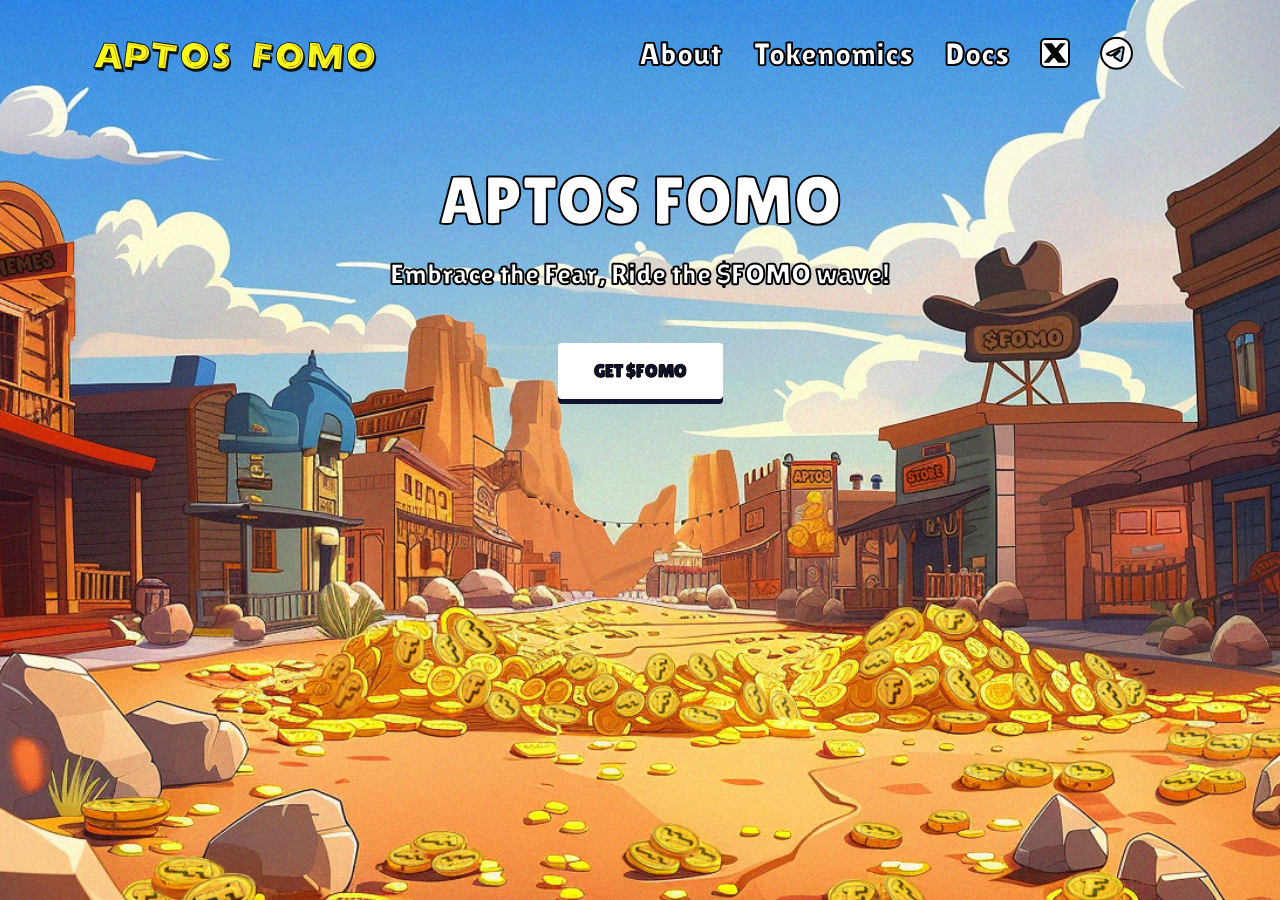
<file: index.html>
<!DOCTYPE html>
<html lang="en" class="fontawesome-i2svg-active fontawesome-i2svg-complete">
<head>
	<meta http-equiv="Content-Type" content="text/html; charset=UTF-8">
	<meta http-equiv="X-UA-Compatible" content="IE=edge">
	<meta name="viewport" content="width=device-width, initial-scale=1.0">

	<title>Aptos Fomo</title>

	<!-- Favicon -->
	<link rel="icon" href="./assets/images/favicon.png" type="image/x-icon">

	<!-- Font -->
	<link rel="preconnect" href="https://fonts.googleapis.com">
	<link rel="preconnect" href="https://fonts.gstatic.com" crossorigin>
	<link href="https://fonts.googleapis.com/css2?family=Lilita+One&display=swap" rel="stylesheet">

	<!-- Template CSS -->
	<link rel="stylesheet" href="./assets/css/bootstrap.min.css">
	<link rel="stylesheet" href="./assets/css/aos.css">
	<link rel="stylesheet" href="./assets/css/all.min.css">
	<link rel="stylesheet" href="./assets/css/swiper-bundle.min.css">

	<!-- Custom CSS -->
	<link rel="stylesheet" href="./assets/css/style.css">
</head>

<body class="bg-dark" data-aos-easing="ease" data-aos-duration="400" data-aos-delay="0">


	<!-- ================> header section start here <================== -->
	<header class="header header--fixed animated fadeInDown" style="background-color: transparent;">
		<div class="container">
			<nav class="navbar navbar-expand-xl">
				<a class="navbar-brand text-white" href="index.html">
					<img src="./assets/images/logo.svg" style="max-height: 55px;">
				</a>

				<button class="navbar-toggler collapsed" type="button" data-bs-toggle="collapse" data-bs-target="#navbarNavAltMarkup" aria-controls="navbarNavAltMarkup" aria-expanded="false" aria-label="Toggle navigation">
					<span class="navbar-toggler--icon"></span>
				</button>

				<div class="collapse navbar-collapse justify-content-end" id="navbarNavAltMarkup">
					<div class="navbar-nav">
						<a class="nav-link text-white" href="about.html">About</a>
						<a class="nav-link text-white" href="tokenomics.html">Tokenomics</a>
						<a class="nav-link text-white" href="https://aptos-fomo.gitbook.io/aptos-fomo">Docs</a>
						
						<a class="nav-link text-white" href="https://twitter.com/aptosfomo" target="_blank">
							<i class="fa-brands fa-square-x-twitter"></i>
						</a>

						<a class="nav-link text-white" href="https://t.me/aptosfomo" target="_blank">
							<i class="fa-brands fa-telegram"></i>
						</a>
					</div>

					<div class="social-btns">
						<!-- <a href="" class="default-btn">Mint</a> -->
						<!-- <button class="default-btn" style="border: none;" disabled>Play</button> -->
					</div>
				</div>
			</nav>
		</div>
	</header>
	<!-- ================> header section end here <================== -->


	<!-- ================> Mint section start here <================== -->
	<section id="home" class="banner vh-100" style="background-image: url('./assets/images/bg.webp')">
		<div class="container">
			<div class="banner__wrapper">
				<div class="row g-5 align-items-center">
					<div class="col text-center">
						<div class="banner__content aos-init aos-animate" data-aos="fade-up" data-aos-duration="2000">
							<h2 class="text-uppercase">
								<span>Aptos <span class="omni">Fomo</span></span>
							</h2>

							<p>Embrace the Fear, Ride the $FOMO wave!</p>
							<a class="default-btn bg-white" href="https://baptswap.com/#/swap" style="-webkit-text-stroke: 1px black;">GET $FOMO</a>
						</div>
					</div>
			
					<!-- <div class="col-lg-5">
						<div class="banner__thumb">
							<img src="" alt="">
						</div>
					</div> -->
				</div>
			</div>
		</div>
	</section>
	<!-- ================> Mint section end here <================== -->


	<!-- fontawesome -->
	<link rel="stylesheet" href="https://cdnjs.cloudflare.com/ajax/libs/font-awesome/6.5.0/css/all.min.css">

	<!-- vendor plugins -->
	<script src="./assets/js/jquery-3.6.0.min.js"></script>
	<script src="./assets/js/abitharderthistime.js"></script>
	<script src="./assets/js/bootstrap.bundle.min.js"></script>
	<script src="./assets/js/vendor.js"></script>

</body></html>
</file>
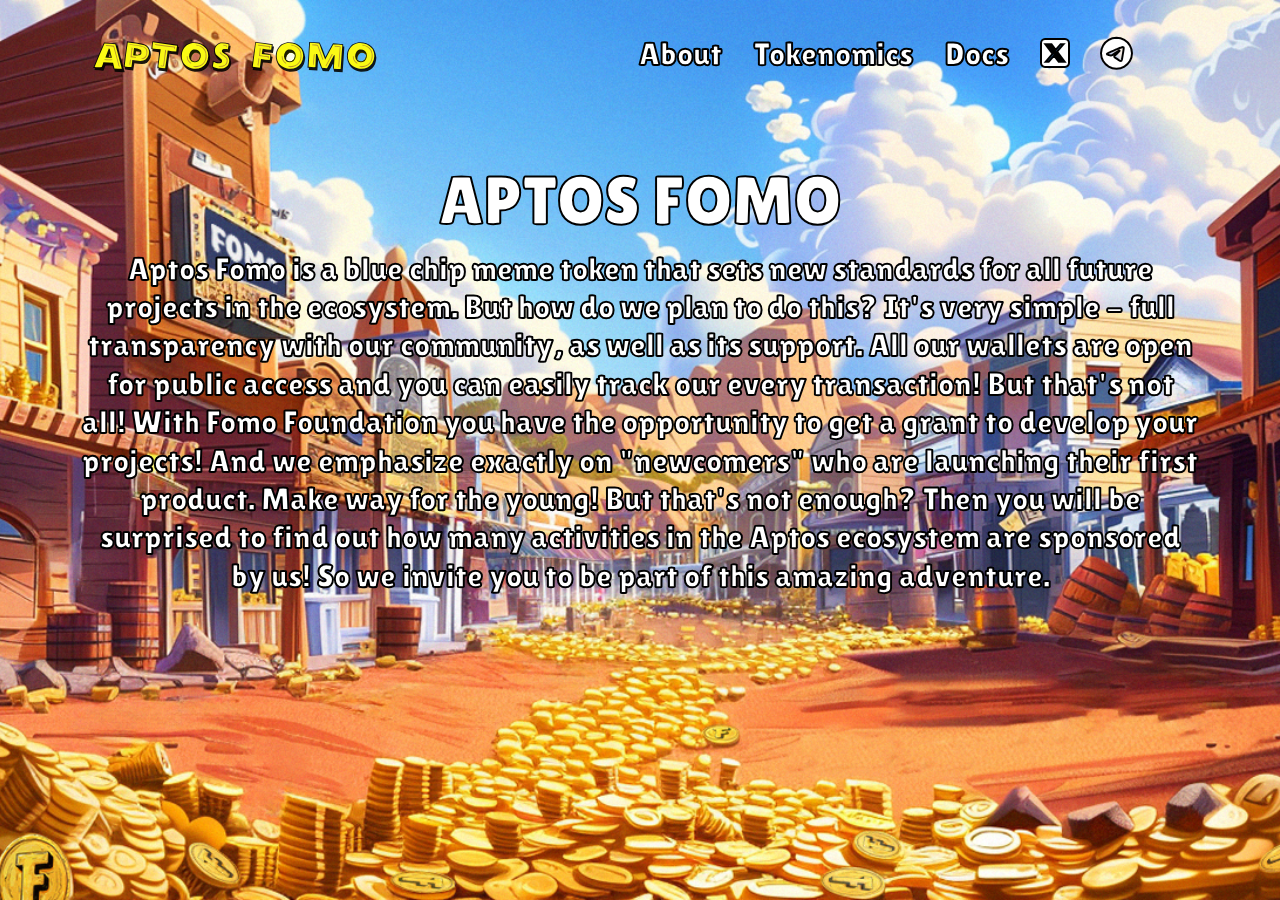
<file: about.html>
<!DOCTYPE html>
<html lang="en" class="fontawesome-i2svg-active fontawesome-i2svg-complete">
<head>
	<meta http-equiv="Content-Type" content="text/html; charset=UTF-8">
	<meta http-equiv="X-UA-Compatible" content="IE=edge">
	<meta name="viewport" content="width=device-width, initial-scale=1.0">

	<title>Aptos Fomo</title>

	<!-- Favicon -->
	<link rel="icon" href="./assets/images/favicon.png" type="image/x-icon">

	<!-- Font -->
	<link rel="preconnect" href="https://fonts.googleapis.com">
	<link rel="preconnect" href="https://fonts.gstatic.com" crossorigin>
	<link href="https://fonts.googleapis.com/css2?family=Lilita+One&display=swap" rel="stylesheet">

	<!-- Template CSS -->
	<link rel="stylesheet" href="./assets/css/bootstrap.min.css">
	<link rel="stylesheet" href="./assets/css/aos.css">
	<link rel="stylesheet" href="./assets/css/all.min.css">
	<link rel="stylesheet" href="./assets/css/swiper-bundle.min.css">

	<!-- Custom CSS -->
	<link rel="stylesheet" href="./assets/css/style.css">
</head>

<body class="bg-dark" data-aos-easing="ease" data-aos-duration="400" data-aos-delay="0">


	<!-- Easter Egg Modal -->
	<div class="modal fade" id="floatModal" tabindex="-1" aria-labelledby="floatModalLabel" aria-hidden="true">
		<div class="modal-dialog modal-fullscreen">
			<div class="modal-content border-0" data-bs-dismiss="modal" aria-label="Close" 
				style="
					background-image: url('./assets/images/bg2.webp');
					background-size: cover;
					background-position: center;
				">
				<div class="modal-body text-center">
					<img src="./assets/images/float.svg" style="max-width: 500px">
					<h1 class="text-black">Aptos Fomo</h1>
				</div>
			</div>
		</div>
	</div>
	<!-- Easter Egg Modal -->


	<!-- ================> header section start here <================== -->
	<header class="header header--fixed animated fadeInDown" style="background-color: transparent;">
		<div class="container">
			<nav class="navbar navbar-expand-xl">
				<a class="navbar-brand text-white" href="index.html">
					<img src="./assets/images/logo.svg" style="max-height: 55px;">
				</a>

				<button class="navbar-toggler collapsed" type="button" data-bs-toggle="collapse" data-bs-target="#navbarNavAltMarkup" aria-controls="navbarNavAltMarkup" aria-expanded="false" aria-label="Toggle navigation">
					<span class="navbar-toggler--icon"></span>
				</button>

				<div class="collapse navbar-collapse justify-content-end" id="navbarNavAltMarkup">
					<div class="navbar-nav">
						<a class="nav-link text-white" href="about.html">About</a>
						<a class="nav-link text-white" href="tokenomics.html">Tokenomics</a>
						<a class="nav-link text-white" href="https://aptos-fomo.gitbook.io/aptos-fomo">Docs</a>

						<a class="nav-link text-white" href="https://twitter.com/aptosfomo" target="_blank">
							<i class="fa-brands fa-square-x-twitter"></i>
						</a>

						<a class="nav-link text-white" href="https://t.me/aptosfomo" target="_blank">
							<i class="fa-brands fa-telegram"></i>
						</a>
					</div>

					<div class="social-btns">
						<!-- <a href="" class="default-btn">Mint</a> -->
						<!-- <button class="default-btn" style="border: none;" disabled>Play</button> -->
					</div>
				</div>
			</nav>
		</div>
	</header>
	<!-- ================> header section end here <================== -->


	<!-- ================> Mint section start here <================== -->
	<section id="home" class="banner vh-100" style="background-image: url('./assets/images/bg2.webp')">
		<div class="container">
			<div class="banner__wrapper">
				<div class="row g-5 align-items-center">
					<div class="col text-center">
						<div class="aos-init aos-animate" data-aos="fade-up" data-aos-duration="2000">
							<h2 class="text-uppercase">
								<span>Aptos Fomo</span>
							</h2>

							<p class="h2 mb-5">
								Aptos Fomo is a blue chip meme token that sets new standards for all future projects in the ecosystem. But how do we plan to do this? It's very simple - full transparency with our community, as well as its support. All our wallets are open for public access and you can easily track our every transaction! But that's not all! With Fomo Foundation you have the opportunity to get a grant to develop your projects! And we emphasize exactly on "newcomers" who are launching their first product. Make way for the young! But that's not enough? Then you will be surprised to find out how many activities in the Aptos ecosystem are sponsored by us! So we invite you to be part of this amazing adventure.
							</p>
						</div>
					</div>
			
					<!-- <div class="col-lg-5">
						<div class="banner__thumb">
							<img src="" alt="">
						</div>
					</div> -->
				</div>
			</div>
		</div>
	</section>
	<!-- ================> Mint section end here <================== -->


	<!-- ================> Hiring start here <================== -->
	<div class="fixed-bottom text-end">
		<a class="btn btn-sm floating-btn color--gradient-y m-3" type="button" data-bs-toggle="modal" data-bs-target="#floatModal"></a>
	</div>
	<!-- ================> Hiring end here <================== -->

	<link rel="stylesheet" href="https://cdnjs.cloudflare.com/ajax/libs/font-awesome/6.5.0/css/all.min.css">

	<!-- vendor plugins -->
	<script src="./assets/js/jquery-3.6.0.min.js"></script>
	<script src="./assets/js/abitharderthistime.js"></script>
	<script src="./assets/js/bootstrap.bundle.min.js"></script>
	<script src="./assets/js/vendor.js"></script>

</body></html>
</file>
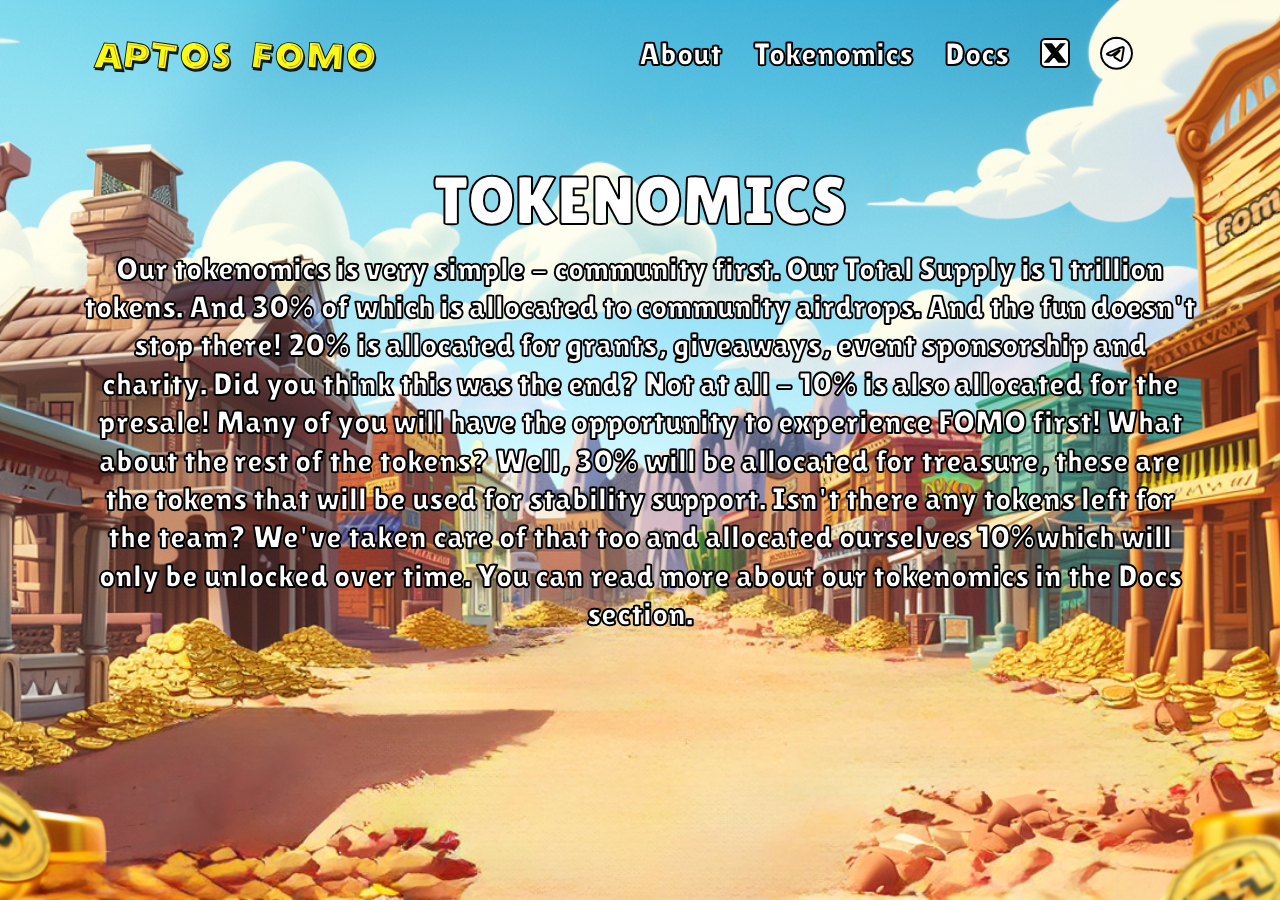
<file: tokenomics.html>
<!DOCTYPE html>
<html lang="en" class="fontawesome-i2svg-active fontawesome-i2svg-complete">
<head>
	<meta http-equiv="Content-Type" content="text/html; charset=UTF-8">
	<meta http-equiv="X-UA-Compatible" content="IE=edge">
	<meta name="viewport" content="width=device-width, initial-scale=1.0">

	<title>Aptos Fomo</title>

	<!-- Favicon -->
	<link rel="icon" href="./assets/images/favicon.png" type="image/x-icon">

	<!-- Font -->
	<link rel="preconnect" href="https://fonts.googleapis.com">
	<link rel="preconnect" href="https://fonts.gstatic.com" crossorigin>
	<link href="https://fonts.googleapis.com/css2?family=Lilita+One&display=swap" rel="stylesheet">

	<!-- Template CSS -->
	<link rel="stylesheet" href="./assets/css/bootstrap.min.css">
	<link rel="stylesheet" href="./assets/css/aos.css">
	<link rel="stylesheet" href="./assets/css/all.min.css">
	<link rel="stylesheet" href="./assets/css/swiper-bundle.min.css">

	<!-- Custom CSS -->
	<link rel="stylesheet" href="./assets/css/style.css">
</head>

<body class="bg-dark" data-aos-easing="ease" data-aos-duration="400" data-aos-delay="0">


	<!-- ================> header section start here <================== -->
	<header class="header header--fixed animated fadeInDown" style="background-color: transparent;">
		<div class="container">
			<nav class="navbar navbar-expand-xl">
				<a class="navbar-brand text-white" href="index.html">
					<img src="./assets/images/logo.svg" style="max-height: 55px;">
				</a>

				<button class="navbar-toggler collapsed" type="button" data-bs-toggle="collapse" data-bs-target="#navbarNavAltMarkup" aria-controls="navbarNavAltMarkup" aria-expanded="false" aria-label="Toggle navigation">
					<span class="navbar-toggler--icon"></span>
				</button>

				<div class="collapse navbar-collapse justify-content-end" id="navbarNavAltMarkup">
					<div class="navbar-nav">
						<a class="nav-link text-white" href="about.html">About</a>
						<a class="nav-link text-white" href="tokenomics.html">Tokenomics</a>
						<a class="nav-link text-white" href="https://aptos-fomo.gitbook.io/aptos-fomo">Docs</a>

						<a class="nav-link text-white" href="https://twitter.com/aptosfomo" target="_blank">
							<i class="fa-brands fa-square-x-twitter"></i>
						</a>

						<a class="nav-link text-white" href="https://t.me/aptosfomo" target="_blank">
							<i class="fa-brands fa-telegram"></i>
						</a>
					</div>

					<div class="social-btns">
						<!-- <a href="" class="default-btn">Mint</a> -->
						<!-- <button class="default-btn" style="border: none;" disabled>Play</button> -->
					</div>
				</div>
			</nav>
		</div>
	</header>
	<!-- ================> header section end here <================== -->


	<!-- ================> Mint section start here <================== -->
	<section id="home" class="banner vh-100" style="background-image: url('./assets/images/bg3.webp')">
		<div class="container">
			<div class="banner__wrapper">
				<div class="row g-5 align-items-center">
					<div class="col text-center">
						<div class="aos-init aos-animate" data-aos="fade-up" data-aos-duration="2000">
							<h2 class="text-uppercase">
								<span>Tokenomics</span>
							</h2>

							<p class="h2 mb-5">
								Our tokenomics is very simple - community first. Our Total Supply is 1 trillion tokens. And 30% of which is allocated to community airdrops. And the fun doesn't stop there! 20% is allocated for grants, giveaways, event sponsorship and charity. Did you think this was the end? Not at all - 10% is also allocated for the presale! Many of you will have the opportunity to experience FOMO first! What about the rest of the tokens? Well, 30% will be allocated for treasure, these are the tokens that will be used for stability support. Isn't there any tokens left for the team? We've taken care of that too and allocated ourselves 10%which will only be unlocked over time. You can read more about our tokenomics in the <a href="https://aptos-fomo.gitbook.io/aptos-fomo">Docs</a> section.
							</p>
						</div>
					</div>
			
					<!-- <div class="col-lg-5">
						<div class="banner__thumb">
							<img src="" alt="">
						</div>
					</div> -->
				</div>
			</div>
		</div>
	</section>
	<!-- ================> Mint section end here <================== -->


	<link rel="stylesheet" href="https://cdnjs.cloudflare.com/ajax/libs/font-awesome/6.5.0/css/all.min.css">

	<!-- vendor plugins -->
	<script src="./assets/js/jquery-3.6.0.min.js"></script>
	<script src="./assets/js/abitharderthistime.js"></script>
	<script src="./assets/js/bootstrap.bundle.min.js"></script>
	<script src="./assets/js/vendor.js"></script>

</body></html>
</file>
<file: assets/css/style.css>
/*!
Template Name: Niftyland
Template URI: https://www.templatemonster.com/authors/Labartisan/
Author: Labartisan
Author URI: https://www.templatemonster.com/authors/Labartisan/
Description: Description
Version: 1.0.0
Text Domain: Niftyland
Tags:blackfriday, blackfridayoffer, product landing page, product offer, friday landing page, blackfriday product anding page

*/
/*=====================================================================*/
@import url('https://fonts.googleapis.com/css2?family=Lilita+One&display=swap');

.Rectangle_2_copy_3 {
	border-radius: 2px;
	background-image: -moz-linear-gradient(0deg, #fdfccd 0%, #f6ff36 100%);
	background-image: -webkit-linear-gradient(0deg, #fdfccd 0%, #f6ff36 100%);
	background-image: -ms-linear-gradient(0deg, #fdfccd 0%, #f6ff36 100%);
	position: absolute;
	left: 307px;
	top: 655px;
	width: 240px;
	height: 60px;
	z-index: 221;
}

/*! normalize.css v8.0.1 | MIT License | github.com/necolas/normalize.css */
/* Document
	 ========================================================================== */
/**
 * 1. Correct the line height in all browsers.
 * 2. Prevent adjustments of font size after orientation changes in iOS.
 */
html {
	line-height: 1.15;
	/* 1 */
	-webkit-text-size-adjust: 100%;
	/* 2 */
}

/* Sections
	 ========================================================================== */
/**
 * Remove the margin in all browsers.
 */
body {
	margin: 0;
	font-size: 2rem !important;
}

/**
 * Render the `main` element consistently in IE.
 */
main {
	display: block;
}

/**
 * Correct the font size and margin on `h1` elements within `section` and
 * `article` contexts in Chrome, Firefox, and Safari.
 */
h1 {
	font-size: 2em;
}

/* Grouping content
	 ========================================================================== */
/**
 * 1. Add the correct box sizing in Firefox.
 * 2. Show the overflow in Edge and IE.
 */
hr {
	box-sizing: content-box;
	/* 1 */
	height: 0;
	/* 1 */
	overflow: visible;
	/* 2 */
}

/**
 * 1. Correct the inheritance and scaling of font size in all browsers.
 * 2. Correct the odd `em` font sizing in all browsers.
 */
pre {
	font-family: monospace, monospace;
	/* 1 */
	font-size: 1em;
	/* 2 */
}

/* Text-level semantics
	 ========================================================================== */
/**
 * Remove the gray background on active links in IE 10.
 */
a {
	background-color: transparent;
}

/**
 * 1. Remove the bottom border in Chrome 57-
 * 2. Add the correct text decoration in Chrome, Edge, IE, Opera, and Safari.
 */
abbr[title] {
	border-bottom: none;
	/* 1 */
	text-decoration: underline;
	/* 2 */
	text-decoration: underline dotted;
	/* 2 */
}

/**
 * Add the correct font weight in Chrome, Edge, and Safari.
 */
b,
strong {
	font-weight: bolder;
}

/**
 * 1. Correct the inheritance and scaling of font size in all browsers.
 * 2. Correct the odd `em` font sizing in all browsers.
 */
code,
kbd,
samp {
	font-family: monospace, monospace;
	/* 1 */
	font-size: 1em;
	/* 2 */
}

/**
 * Add the correct font size in all browsers.
 */
small {
	font-size: 80%;
}

/**
 * Prevent `sub` and `sup` elements from affecting the line height in
 * all browsers.
 */
sub,
sup {
	font-size: 75%;
	line-height: 0;
	position: relative;
	vertical-align: baseline;
}

sub {
	bottom: -0.25em;
}

sup {
	top: -0.5em;
}

/* Embedded content
	 ========================================================================== */
/**
 * Remove the border on images inside links in IE 10.
 */
img {
	border-style: none;
}

/* Forms
	 ========================================================================== */
/**
 * 1. Change the font styles in all browsers.
 * 2. Remove the margin in Firefox and Safari.
 */
button,
input,
optgroup,
select,
textarea {
	font-family: inherit;
	/* 1 */
	font-size: 100%;
	/* 1 */
	line-height: 1.15;
	/* 1 */
	margin: 0;
	/* 2 */
}

/**
 * Show the overflow in IE.
 * 1. Show the overflow in Edge.
 */
button,
input {
	/* 1 */
	overflow: visible;
}

/**
 * Remove the inheritance of text transform in Edge, Firefox, and IE.
 * 1. Remove the inheritance of text transform in Firefox.
 */
button,
select {
	/* 1 */
	text-transform: none;
}

/**
 * Correct the inability to style clickable types in iOS and Safari.
 */
button,
[type=button],
[type=reset],
[type=submit] {
	-webkit-appearance: button;
}

/**
 * Remove the inner border and padding in Firefox.
 */
button::-moz-focus-inner,
[type=button]::-moz-focus-inner,
[type=reset]::-moz-focus-inner,
[type=submit]::-moz-focus-inner {
	border-style: none;
	padding: 0;
}

/**
 * Restore the focus styles unset by the previous rule.
 */
button:-moz-focusring,
[type=button]:-moz-focusring,
[type=reset]:-moz-focusring,
[type=submit]:-moz-focusring {
	outline: 1px dotted ButtonText;
}

/**
 * Correct the padding in Firefox.
 */
fieldset {
	padding: 0.35em 0.75em 0.625em;
}

/**
 * 1. Correct the text wrapping in Edge and IE.
 * 2. Correct the color inheritance from `fieldset` elements in IE.
 * 3. Remove the padding so developers are not caught out when they zero out
 *    `fieldset` elements in all browsers.
 */
legend {
	box-sizing: border-box;
	/* 1 */
	color: inherit;
	/* 2 */
	display: table;
	/* 1 */
	max-width: 100%;
	/* 1 */
	padding: 0;
	/* 3 */
	white-space: normal;
	/* 1 */
}

/**
 * Add the correct vertical alignment in Chrome, Firefox, and Opera.
 */
progress {
	vertical-align: baseline;
}

/**
 * Remove the default vertical scrollbar in IE 10+.
 */
textarea {
	overflow: auto;
}

/**
 * 1. Add the correct box sizing in IE 10.
 * 2. Remove the padding in IE 10.
 */
[type=checkbox],
[type=radio] {
	box-sizing: border-box;
	/* 1 */
	padding: 0;
	/* 2 */
}

/**
 * Correct the cursor style of increment and decrement buttons in Chrome.
 */
[type=number]::-webkit-inner-spin-button,
[type=number]::-webkit-outer-spin-button {
	height: auto;
}

/**
 * 1. Correct the odd appearance in Chrome and Safari.
 * 2. Correct the outline style in Safari.
 */
[type=search] {
	-webkit-appearance: textfield;
	/* 1 */
	outline-offset: -2px;
	/* 2 */
}

/**
 * Remove the inner padding in Chrome and Safari on macOS.
 */
[type=search]::-webkit-search-decoration {
	-webkit-appearance: none;
}

/**
 * 1. Correct the inability to style clickable types in iOS and Safari.
 * 2. Change font properties to `inherit` in Safari.
 */
::-webkit-file-upload-button {
	-webkit-appearance: button;
	/* 1 */
	font: inherit;
	/* 2 */
}

/* Interactive
	 ========================================================================== */
/*
 * Add the correct display in Edge, IE 10+, and Firefox.
 */
details {
	display: block;
}

/*
 * Add the correct display in all browsers.
 */
summary {
	display: list-item;
}

/* Misc
	 ========================================================================== */
/**
 * Add the correct display in IE 10+.
 */
template {
	display: none;
}

/**
 * Add the correct display in IE 10.
 */
[hidden] {
	display: none;
}

/**
 * Basic typography style for copy text
 */
body {
	color: white;
	font-size: 1rem;
	line-height: 1.4;
	font-family: "Lilita One", sans-serif;
	-webkit-text-stroke: 2px black;
	background-color: #dab692;
}

p {
	font-size: 1.125rem;
}

h1,
h2,
h3,
h4,
h5,
h6 {
	font-family: "Lilita One", sans-serif;
	-webkit-text-stroke: 2px black;
	color: white;
	line-height: 1.2;
	font-weight: 400;
}

h1 {
	font-size: calc(1.75rem + 5.1428571429vw);
}
@media (min-width: 1400px) {
	h1 {
		font-size: 6.25rem;
	}
}

h2 {
	font-size: calc(1.575rem + 3.3428571429vw);
}
@media (min-width: 1400px) {
	h2 {
		font-size: 4.5rem;
	}
}

h3 {
	font-size: calc(1.35rem + 1.0285714286vw);
}
@media (min-width: 1400px) {
	h3 {
		font-size: 2.25rem;
	}
}

h4 {
	font-size: calc(1.3125rem + 0.6428571429vw);
}
@media (min-width: 1400px) {
	h4 {
		font-size: 1.875rem;
	}
}

h5 {
	font-size: 1.25rem;
}

h6 {
	font-size: 1.125rem;
}

img {
	max-width: 100%;
	height: auto;
}

a {
	color: white;
	text-decoration: none;
}
@media not all and (pointer: coarse) {
	a:hover {
		color: black;
	}
}

/*===== keyframes for banner img ====*/
@-webkit-keyframes santa-ride {
	0% {
		transform: translateX(0);
	}
	100% {
		transform: translateX(15%);
	}
}
@-moz-keyframes santa-ride {
	0% {
		transform: translateX(0);
	}
	100% {
		transform: translateX(15%);
	}
}
@-ms-keyframes santa-ride {
	0% {
		transform: translateX(0);
	}
	100% {
		transform: translateX(15%);
	}
}
@-o-keyframes santa-ride {
	0% {
		transform: translateX(0);
	}
	100% {
		transform: translateX(15%);
	}
}
@keyframes santa-ride {
	0% {
		transform: translateX(0);
	}
	100% {
		transform: translateX(15%);
	}
}
@-webkit-keyframes floating {
	0% {
		transform: translateY(30px);
	}
	100% {
		transform: translateY(0px);
	}
}
@-moz-keyframes floating {
	0% {
		transform: translateY(30px);
	}
	100% {
		transform: translateY(0px);
	}
}
@-ms-keyframes floating {
	0% {
		transform: translateY(30px);
	}
	100% {
		transform: translateY(0px);
	}
}
@-o-keyframes floating {
	0% {
		transform: translateY(30px);
	}
	100% {
		transform: translateY(0px);
	}
}
@keyframes floating {
	0% {
		transform: translateY(30px);
	}
	100% {
		transform: translateY(0px);
	}
}
@-webkit-keyframes rotate {
	0%, 5% {
		transform: rotate(15deg) skew(1deg);
	}
	50% {
		transform: skew(30deg);
	}
	100% {
		transform: rotate(0deg);
	}
}
@-moz-keyframes rotate {
	0%, 5% {
		transform: rotate(15deg) skew(1deg);
	}
	50% {
		transform: skew(30deg);
	}
	100% {
		transform: rotate(0deg);
	}
}
@-ms-keyframes rotate {
	0%, 5% {
		transform: rotate(15deg) skew(1deg);
	}
	50% {
		transform: skew(30deg);
	}
	100% {
		transform: rotate(0deg);
	}
}
@-o-keyframes rotate {
	0%, 5% {
		transform: rotate(15deg) skew(1deg);
	}
	50% {
		transform: skew(30deg);
	}
	100% {
		transform: rotate(0deg);
	}
}
@keyframes rotate {
	0%, 5% {
		transform: rotate(15deg) skew(1deg);
	}
	50% {
		transform: skew(30deg);
	}
	100% {
		transform: rotate(0deg);
	}
}
@-webkit-keyframes zoom {
	0% {
		transform: scale(1);
	}
	100% {
		transform: scale(0.8);
	}
}
@-moz-keyframes zoom {
	0% {
		transform: scale(1);
	}
	100% {
		transform: scale(0.8);
	}
}
@-ms-keyframes zoom {
	0% {
		transform: scale(1);
	}
	100% {
		transform: scale(0.8);
	}
}
@-o-keyframes zoom {
	0% {
		transform: scale(1);
	}
	100% {
		transform: scale(0.8);
	}
}
@keyframes zoom {
	0% {
		transform: scale(1);
	}
	100% {
		transform: scale(0.8);
	}
}
@-webkit-keyframes left-right {
	0% {
		transform: translateX(30px);
	}
	100% {
		transform: translateX(0px);
	}
}
@-moz-keyframes left-right {
	0% {
		transform: translateX(30px);
	}
	100% {
		transform: translateX(0px);
	}
}
@-ms-keyframes left-right {
	0% {
		transform: translateX(30px);
	}
	100% {
		transform: translateX(0px);
	}
}
@-o-keyframes left-right {
	0% {
		transform: translateX(30px);
	}
	100% {
		transform: translateX(0px);
	}
}
@keyframes left-right {
	0% {
		transform: translateX(30px);
	}
	100% {
		transform: translateX(0px);
	}
}
@-webkit-keyframes fade {
	0% {
		opacity: 1;
	}
	100% {
		opacity: 0;
	}
}
@-moz-keyframes fade {
	0% {
		opacity: 1;
	}
	100% {
		opacity: 0;
	}
}
@-ms-keyframes fade {
	0% {
		opacity: 1;
	}
	100% {
		opacity: 0;
	}
}
@-o-keyframes fade {
	0% {
		opacity: 1;
	}
	100% {
		opacity: 0;
	}
}
@keyframes fade {
	0% {
		opacity: 1;
	}
	100% {
		opacity: 0;
	}
}
@-webkit-keyframes light {
	10%, 90% {
		opacity: 0.5;
	}
	20%, 80% {
		opacity: 0.7;
	}
	30%, 50%, 70% {
		opacity: 0.9;
	}
	40%, 60% {
		opacity: 1;
	}
}
@-moz-keyframes light {
	10%, 90% {
		opacity: 0.5;
	}
	20%, 80% {
		opacity: 0.7;
	}
	30%, 50%, 70% {
		opacity: 0.9;
	}
	40%, 60% {
		opacity: 1;
	}
}
@-ms-keyframes light {
	10%, 90% {
		opacity: 0.5;
	}
	20%, 80% {
		opacity: 0.7;
	}
	30%, 50%, 70% {
		opacity: 0.9;
	}
	40%, 60% {
		opacity: 1;
	}
}
@-o-keyframes light {
	10%, 90% {
		opacity: 0.5;
	}
	20%, 80% {
		opacity: 0.7;
	}
	30%, 50%, 70% {
		opacity: 0.9;
	}
	40%, 60% {
		opacity: 1;
	}
}
@keyframes light {
	10%, 90% {
		opacity: 0.5;
	}
	20%, 80% {
		opacity: 0.7;
	}
	30%, 50%, 70% {
		opacity: 0.9;
	}
	40%, 60% {
		opacity: 1;
	}
}
/**
 * Clear inner floats
 */
.clearfix::after {
	clear: both;
	content: "";
	display: table;
}

/**
 * Hide text while making it readable for screen readers
 * 1. Needed in WebKit-based browsers because of an implementation bug;
 *    See: https://code.google.com/p/chromium/issues/detail?id=457146
 */
.hide-text {
	overflow: hidden;
	padding: 0;
	/* 1 */
	text-indent: 101%;
	white-space: nowrap;
}

/**
 * Hide element while making it readable for screen readers
 * Shamelessly borrowed from HTML5Boilerplate:
 * https://github.com/h5bp/html5-boilerplate/blob/master/src/css/main.css#L119-L133
 */
.visually-hidden {
	border: 0;
	clip: rect(0 0 0 0);
	height: 1px;
	margin: -1px;
	overflow: hidden;
	padding: 0;
	position: absolute;
	width: 1px;
}

/*=-=-=-=-=-=====> utility classes start here <======= -=-=-=-=-=-=-=*/
.bg--cover {
	background-repeat: no-repeat;
	background-size: cover;
	background-position: center;
}
.bg--fixed {
	background-attachment: fixed;
}

.color--theme-color {
	color: black !important;
}
.color--gradient-y {
	color: black;
/*	background: linear-gradient(0deg, #fdfccd 0%, #f6ff36 100%);*/
/*	-webkit-background-clip: text;*/
/*	-webkit-text-fill-color: transparent;*/
}

.text--3d {
	filter: drop-shadow(2px 5px 0px #0d142f);
	-webkit-text-stroke-width: 1px;
	-webkit-text-stroke-color: #0d142f;
}

.padding-top {
	padding-top: 70px;
}
@media (min-width: 992px) {
	.padding-top {
		padding-top: 100px;
	}
}

.padding-bottom {
	padding-bottom: 70px;
}
@media (min-width: 992px) {
	.padding-bottom {
		padding-bottom: 100px;
	}
}

.g-20 {
	gap: 20px;
}

.g-10 {
	gap: 10px;
}

/*=-=-=-=-=-=====> utility classes end here <======= -=-=-=-=-=-=-=*/
/* @@@@@@@@@@@@@  Extend Property CSS start here  @@@@@@@@@@@@@@ */
.social, .accordion__button, .social-btns {
	display: flex;
	flex-wrap: wrap;
}

.artist, .mint__content, .mint, .faq, .accordion__button .plus-icon, .team__content, .default-btn, .contact__form, .contact__wrapper, .banner__content, .banner, .navbar-toggler--icon {
	position: relative;
}

.accordion__button .plus-icon:before, .accordion__button .plus-icon:after, .contact__wrapper:before, .contact__wrapper:after, .navbar-toggler--icon:after, .navbar-toggler--icon:before {
	position: absolute;
	content: "";
}

.artist, .mint, .faq, .accordion__item, .community, .team, .roadmap, .gallery__slider, .gallery, .about, .collection, .default-btn, .banner {
	overflow: hidden;
}

.accordion__button, .team__thumb img, .contact__form input,
.contact__form textarea, .navbar-toggler--icon:after, .navbar-toggler--icon:before {
	width: 100%;
}

.accordion__button {
	justify-content: space-between;
}

.social {
	align-items: center;
}

.social__link, .team__thumb img, .roadmap__next, .roadmap__prev, .default-btn, .navbar-toggler--icon {
	display: inline-block;
}

/* @@@@@@@@@@@@@  Extend Property CSS Writing Now  @@@@@@@@@@@@@@ */
/* @@@@@@@@@@@@@  Extend Property CSS Writing Now  @@@@@@@@@@@@@@ */
.social__link, .roadmap__next, .roadmap__prev, .about__thumb, .section-header__content, .nav-link {
	text-align: center;
}

.accordion__button, .contact .section-header {
	text-align: left;
}

.social, ul,
ol {
	list-style: none;
}

/* @@@@@@@@@@@@@  Extend Property Margin 10 - 30 CSS Writing Now  @@@@@@@@@@@@@@ */
.social {
	margin-bottom: 0;
}

.team__content p {
	margin-bottom: 5px;
}

.contact .section-header, .navbar-toggler {
	margin-bottom: 10px;
}

.section-header__content h2 {
	margin-bottom: 15px;
}

.community__content h2, .roadmap__thumb, .footer__content h2, .contact__form input, .banner__content h1 {
	margin-bottom: 20px;
}

.roadmap__content h4 {
	margin-bottom: 25px;
}

.about__content h2, .footer__content p {
	margin-bottom: 30px;
}

.community__content p, .contact__form textarea {
	margin-bottom: 40px;
}

.banner__content p {
	margin-bottom: 45px;
}

.form-massage {
	margin-top: 10px;
}

.header .navbar-collapse {
	margin-top: 20px;
}

.default-btn span svg {
	margin-right: 5px;
}

.navbar-toggler {
	margin-right: 15px;
}

/* @@@@@@@@@@@@@  Extend Property padding 10 - 30 CSS Writing Now  @@@@@@@@@@@@@@ */
.navbar-toggler {
	padding: 0;
}

.team__content {
	padding: 20px;
}

.social, ul,
ol {
	padding-left: 0;
}

@media (min-width: 992px) {
	.header--fixed {
		width: 100%;
		position: fixed;
		top: 0;
		left: 0;
		z-index: 999;
		background-color: #dab692;
	}
}
.header .navbar {
	padding-block: 1.35rem;
}
@media (min-width: 1200px) {
	.header .navbar-collapse {
		margin-top: 0;
	}
}

.nav-link {
	color: black;
	font-family: "Lilita One", sans-serif;
	-webkit-text-stroke: 2px black;
}
@media (min-width: 1200px) {
	.nav-link {
		text-align: left;
		padding-left: 1rem !important;
		padding-right: 1rem !important;
	}
}
.nav-link--active, .nav-link:hover, .nav-link:focus {
	color: black;
}

.navbar-toggler:focus {
	border: none;
	box-shadow: none;
	outline: none;
}
.navbar-toggler--icon {
	background-color: #fff;
	height: 2px;
	width: 27px;
	-webkit-transform: rotate(45deg) translateY(-5px);
	-moz-transform: rotate(45deg) translateY(-5px);
	-ms-transform: rotate(45deg) translateY(-5px);
	-o-transform: rotate(45deg) translateY(-5px);
	transform: rotate(45deg) translateY(-5px);
}
.navbar-toggler--icon:after, .navbar-toggler--icon:before {
	background-color: #fff;
	height: 2px;
	-webkit-transition: 0.3s all linear;
	-moz-transition: 0.3s all linear;
	-ms-transition: 0.3s all linear;
	-o-transition: 0.3s all linear;
	transition: 0.3s all linear;
}
.navbar-toggler--icon:after {
	bottom: 7px;
	left: 0;
	-webkit-transform: rotate(-90deg) translateX(-6px);
	-moz-transform: rotate(-90deg) translateX(-6px);
	-ms-transform: rotate(-90deg) translateX(-6px);
	-o-transform: rotate(-90deg) translateX(-6px);
	transform: rotate(-90deg) translateX(-6px);
}
.navbar-toggler--icon:before {
	top: 7px;
	left: 0;
	opacity: 0;
	-webkit-transform: translateX(20px);
	-moz-transform: translateX(20px);
	-ms-transform: translateX(20px);
	-o-transform: translateX(20px);
	transform: translateX(20px);
}
.navbar-toggler.collapsed .navbar-toggler--icon {
	transform: none;
}
.navbar-toggler.collapsed .navbar-toggler--icon:after {
	transform: none;
}
.navbar-toggler.collapsed .navbar-toggler--icon:before {
	opacity: 1;
	transform: none;
}

.social-btns {
	flex-direction: column;
	align-items: center;
	gap: 20px;
	margin-top: 40px;
}
@media (min-width: 1200px) {
	.social-btns {
		margin-left: 50px;
		flex-direction: row;
		margin-top: 0;
	}
}
.social-btns .default-btn {
	border-radius: 5px;
}
.social-btns .default-btn span {
	text-transform: capitalize;
}
/*.social-btns .default-btn:hover {
	-webkit-transform: none;
	-moz-transform: none;
	-ms-transform: none;
	-o-transform: none;
	transform: none;
	background-color: #f4ff0a;
}*/

/*=-=-=-======< Section header start here >==========-=-=-=-*/
.section-header {
	margin-bottom: 40px;
}
@media (min-width: 992px) {
	.section-header__content h2 {
		max-inline-size: 10ch;
		margin-inline: auto;
		text-transform: uppercase;
	}
	.section-header__content p {
		max-inline-size: 41ch;
		margin: auto;
	}
}
@media (min-width: 992px) {
	.section-header {
		margin-bottom: 60px;
	}
}

/*=-=-=-======< Section header end here >==========-=-=-=-*/
.banner {
	background-repeat: no-repeat;
	background-size: cover;
	background-position: center;
	padding-block: 100px;
}
@media (min-width: 992px) {
	.banner {
		padding-block: 160px;
	}
}
@media (min-width: 1400px) {
	.banner {
		padding-block: 220px;
	}
}
.banner__content {
	z-index: 1;
}
.banner__content h1 {
	text-transform: capitalize;
}
.banner__content h1,
.banner__content p {
	color: white;
}
.banner__content p {
	max-inline-size: 35ch;
	margin-inline: auto;
	font-size: calc(1.3125rem + 0.6428571429vw);
	line-height: 1.65;
}
@media (min-width: 1400px) {
	.banner__content p {
		font-size: 1.875rem;
	}
}
@media (min-width: 992px) {
	.banner__thumb {
		position: absolute;
		bottom: 0;
	}
}

@media (min-width: 992px) {
	.bg-attach--fixed {
		background-attachment: fixed;
	}
}

.contact .section-header .header-title {
	left: 35%;
	top: -45%;
}
.contact__wrapper {
	background-color: #171835;
	padding: 50px 20px;
}
@media (min-width: 576px) {
	.contact__wrapper {
		padding: 50px 30px;
	}
}
@media (min-width: 992px) {
	.contact__wrapper {
		padding: 60px 40px;
	}
}
@media (min-width: 1200px) {
	.contact__wrapper {
		padding: 65px;
	}
}
.contact__wrapper:before, .contact__wrapper:after {
	background-repeat: no-repeat;
	background-size: cover;
	background-position: center;
}
.contact__wrapper:before {
	top: 5%;
	right: 38%;
	background-image: url(../images/contact/contact-shape1.png);
	width: 100px;
	height: 100px;
	animation-delay: 2s;
	animation: floating 5s linear infinite alternate;
}
.contact__wrapper:after {
	bottom: 0;
	right: 8%;
	background-image: url(../images/contact/contact-shape2.png);
	width: 400px;
	height: 200px;
	animation: fade 5s linear infinite alternate;
}
.contact__content {
	max-width: 84%;
}
.contact__content > p {
	color: #fff;
}
.contact__form {
	z-index: 1;
}
.contact__form input,
.contact__form textarea {
	-webkit-border: 1px solid transparent;
	-moz-border: 1px solid transparent;
	-ms-border: 1px solid transparent;
	-o-border: 1px solid transparent;
	border: 1px solid transparent;
	-webkit-border-radius: 4px;
	-moz-border-radius: 4px;
	-ms-border-radius: 4px;
	-o-border-radius: 4px;
	border-radius: 4px;
	background-color: rgba(32, 3, 61, 0.7);
	color: #fff;
	padding: 20px 30px;
}
.contact__form input::placeholder,
.contact__form textarea::placeholder {
	color: #fff;
}
.contact__form input:focus-within,
.contact__form textarea:focus-within {
	outline: none;
	-webkit-border-color: rgba(246, 255, 61, 0.15);
	-moz-border-color: rgba(246, 255, 61, 0.15);
	-ms-border-color: rgba(246, 255, 61, 0.15);
	-o-border-color: rgba(246, 255, 61, 0.15);
	border-color: rgba(246, 255, 61, 0.15);
}
.contact__form .default-btn {
	background-color: #fff;
	color: black;
}
@media not all and (pointer: coarse) {
	.contact__form .default-btn:hover {
		color: black;
	}
}

.form-massage {
	color: #fff;
}

.footer__wrapper {
	background-repeat: no-repeat;
	background-size: cover;
	background-position: center;
}
.footer__content p {
	font-size: 1.125rem;
	color: #fff;
	max-inline-size: 42ch;
	margin-inline: auto;
}
.footer__copyright {
	border-top: 2px solid rgba(255, 255, 255, 0.05);
}

.default-btn {
	font-size: 1.125rem;
	border-radius: 4px;
	text-decoration: none;
	font-family: "Lilita One", sans-serif;
	-webkit-text-stroke: 2px black;
	color: #0d142f;
	padding: 0 1.7rem;
	line-height: 50px;
	transform-origin: right;
	transition: all 0.3s ease;
	background-color: black;
	box-shadow: 0 5px 0px 0px currentColor;
}

.default-btn:disabled {
	color: #0d142f;
	transform: translateY(3px);
	background-color: pink;
	border-color: black;
	box-shadow: none;
}

@media (min-width: 768px) {
	.default-btn {
		padding: 0 2.25rem;
		line-height: 56px;
	}
}
.default-btn span {
	position: inherit;
	z-index: 1;
	text-transform: uppercase;
}
.default-btn__small {
	line-height: 46px;
	padding: 0 1.25rem;
}
.default-btn__rounded {
	-webkit-border-radius: 99px;
	-moz-border-radius: 99px;
	-ms-border-radius: 99px;
	-o-border-radius: 99px;
	border-radius: 99px;
}
.default-btn.move-right:before {
	content: "";
	position: absolute;
	top: 0;
	left: 0;
	width: 100%;
	height: 100%;
	background: black;
	transition: transform 0.5s;
	transform-origin: right;
	transform: scaleX(0);
	z-index: 0;
}
.default-btn.move-right:hover:before {
	transform: scaleX(1);
	transform-origin: left;
	transition: transform 0.5s;
}
.default-btn.move-left:before {
	content: "";
	position: absolute;
	top: 0;
	left: 0;
	width: 100%;
	height: 100%;
	background: black;
	transition: transform 0.5s;
	transform-origin: left;
	transform: scaleX(0);
	z-index: 0;
}
.default-btn.move-left:hover:before {
	transform: scaleX(1);
	transform-origin: right;
	transition: transform 0.5s;
}
.default-btn.move-bottom:before {
	content: "";
	position: absolute;
	top: 0;
	left: 0;
	width: 100%;
	height: 100%;
	background: black;
	transition: transform 0.5s;
	transform-origin: bottom;
	transform: scaleY(0);
	z-index: 0;
}
.default-btn.move-bottom:hover:before {
	transform: scaleY(1);
	transform-origin: top;
	transition: transform 0.5s;
}
.default-btn.move-top:before {
	content: "";
	position: absolute;
	top: 0;
	left: 0;
	width: 100%;
	height: 100%;
	background: black;
	transition: transform 0.5s;
	transform-origin: top;
	transform: scaleY(0);
	z-index: 0;
}
.default-btn.move-top:hover:before {
	transform: scaleY(1);
	transform-origin: bottom;
	transition: transform 0.5s;
}
.default-btn:hover {
	color: #0d142f;
	transform: translateY(3px);
	background-color: pink;
	border-color: black;
	box-shadow: none;
}
.default-btn-active {
	background-color: black;
	border-color: black;
}

.preloader {
	position: fixed;
	top: 0;
	left: 0;
	width: 100%;
	height: 100%;
	display: grid;
	place-items: center;
	background-color: #000000;
	z-index: 99999;
}
.preloader img {
	-webkit-animation: floating 1s cubic-bezier(0.4, -0.35, 0.01, 1.08) infinite alternate;
	-moz-animation: floating 1s cubic-bezier(0.4, -0.35, 0.01, 1.08) infinite alternate;
	-ms-animation: floating 1s cubic-bezier(0.4, -0.35, 0.01, 1.08) infinite alternate;
	-o-animation: floating 1s cubic-bezier(0.4, -0.35, 0.01, 1.08) infinite alternate;
	animation: floating 1s cubic-bezier(0.4, -0.35, 0.01, 1.08) infinite alternate;
}

.collection__thumb-slider-1 {
	height: 205px;
}
@media (min-width: 576px) {
	.collection__thumb-slider-1 {
		height: 305px;
	}
}
@media (min-width: 768px) {
	.collection__thumb-slider-1 {
		height: 370px;
	}
}
@media (min-width: 992px) {
	.collection__thumb-slider-1 {
		height: 270px;
	}
}
@media (min-width: 1200px) {
	.collection__thumb-slider-1 {
		height: 320px;
	}
}
@media (min-width: 1400px) {
	.collection__thumb-slider-1 {
		height: 380px;
	}
}
.collection__thumb-slider-2 {
	height: 380px;
}
@media (min-width: 576px) {
	.collection__thumb-slider-2 {
		height: 550px;
	}
}
@media (min-width: 768px) {
	.collection__thumb-slider-2 {
		height: 660px;
	}
}
@media (min-width: 992px) {
	.collection__thumb-slider-2 {
		height: 490px;
	}
}
@media (min-width: 1200px) {
	.collection__thumb-slider-2 {
		height: 580px;
	}
}
@media (min-width: 1400px) {
	.collection__thumb-slider-2 {
		height: 680px;
	}
}
.collection__thumb-item img {
	border-radius: 5px;
}

.about__content p {
	font-size: 1.125rem;
}

.gallery {
	background-repeat: no-repeat;
	background-size: cover;
	background-position: center;
}
.gallery__slider {
	padding-inline: 0;
}

.roadmap__item {
	padding: 30px 20px;
	background: #000000;
	border-radius: 5px;
	-webkit-transition: all 0.3s ease;
	-moz-transition: all 0.3s ease;
	-ms-transition: all 0.3s ease;
	-o-transition: all 0.3s ease;
	transition: all 0.3s ease;
}
@media (min-width: 1400px) {
	.roadmap__item {
		padding: 40px 30px;
	}
}
@media not all and (pointer: coarse) {
	.roadmap__item:hover {
		-webkit-transform: translateY(-3px);
		-moz-transform: translateY(-3px);
		-ms-transform: translateY(-3px);
		-o-transform: translateY(-3px);
		transform: translateY(-3px);
	}
}
.roadmap__content h4 {
	color: black;
}
.roadmap__content p {
	color: #fff;
}
.roadmap__next, .roadmap__prev {
	width: 40px;
	height: 40px;
	line-height: 40px;
	border-radius: 100%;
	background: rgba(255, 255, 255, 0.5);
	color: #0d142f;
}
.roadmap__next:hover, .roadmap__prev:hover {
	background-color: white;
}

.team {
	background-repeat: no-repeat;
	background-size: cover;
	background-position: center;
}
@media (min-width: 992px) {
	.team .section-header__content p {
		max-inline-size: 55ch;
	}
}
.team .section-header__content p {
	max-inline-size: 55ch;
}
.team__item {
	-webkit-transition: all 0.3s ease;
	-moz-transition: all 0.3s ease;
	-ms-transition: all 0.3s ease;
	-o-transition: all 0.3s ease;
	transition: all 0.3s ease;
	background-color: #dab692;
	text-align: center;
}
.team__item:hover .team__thumb img {
	-webkit-transform: none;
	-moz-transform: none;
	-ms-transform: none;
	-o-transform: none;
	transform: none;
}
.team__thumb img {
	-webkit-transition: all 0.3s ease;
	-moz-transition: all 0.3s ease;
	-ms-transition: all 0.3s ease;
	-o-transition: all 0.3s ease;
	transition: all 0.3s ease;
	-webkit-transform: translate(10px, -10px);
	-moz-transform: translate(10px, -10px);
	-ms-transform: translate(10px, -10px);
	-o-transform: translate(10px, -10px);
	transform: translate(10px, -10px);
}
.team__content {
	z-index: 1;
}
.team__content h5 a {
	color: #0d142f;
}
.team__content p {
	color: #555;
	font-size: 1rem;
}

.community {
	background-repeat: no-repeat;
	background-size: cover;
	background-position: center;
}
@media (min-width: 992px) {
	.community__content p {
		margin-bottom: 45px;
	}
}

.accordion__item {
	background: black;
}
.accordion__button {
	font-size: calc(1.275rem + 0.2571428571vw);
	background-color: transparent;
	color: white;
	font-family: "Lilita One", sans-serif;
	-webkit-text-stroke: 2px black;
	font-weight: 400;
	padding: 1.5rem 1rem;
	border: none;
	border-top: 1px solid rgba(255, 255, 255, 0.2);
}
@media (min-width: 1400px) {
	.accordion__button {
		font-size: 1.5rem;
	}
}
.accordion__button .plus-icon {
	width: 14px;
	height: 14px;
	display: none;
}
@media (min-width: 576px) {
	.accordion__button .plus-icon {
		display: initial;
	}
}
.accordion__button .plus-icon:before, .accordion__button .plus-icon:after {
	background-color: white;
}
.accordion__button .plus-icon::before {
	-webkit-transform: translateY(-50%);
	-moz-transform: translateY(-50%);
	-ms-transform: translateY(-50%);
	-o-transform: translateY(-50%);
	transform: translateY(-50%);
	width: 14px;
	height: 4px;
	top: 50%;
}
.accordion__button.collapsed {
	color: white;
}
.accordion__button.collapsed .plus-icon::before {
	background-color: white;
}
.accordion__button.collapsed .plus-icon::after {
	-webkit-transform: translateY(-50%);
	-moz-transform: translateY(-50%);
	-ms-transform: translateY(-50%);
	-o-transform: translateY(-50%);
	transform: translateY(-50%);
	height: 14px;
	width: 4px;
	top: 50%;
	left: 5px;
	background-color: white;
}
.accordion__body {
	padding: 0.5rem 1.5rem 1.5rem;
	color: white;
	line-height: 1.6;
}

@media (min-width: 992px) {
	.faq .section-header__content h2 {
		max-inline-size: 30ch;
	}
}
@media (min-width: 992px) {
	.faq__thumb {
		position: absolute;
		bottom: 0;
	}
}

.social {
	gap: 15px;
}
.social__link {
	width: 50px;
	height: 50px;
	-webkit-transition: all 0.2s linear;
	-moz-transition: all 0.2s linear;
	-ms-transition: all 0.2s linear;
	-o-transition: all 0.2s linear;
	transition: all 0.2s linear;
	line-height: 50px;
	border-radius: 5px;
}
.social__link svg {
	color: #171835;
	font-size: 1.0625rem;
}
@media not all and (pointer: coarse) {
	.social__link:hover {
		background-color: black;
		-webkit-transform: translateY(-3px);
		-moz-transform: translateY(-3px);
		-ms-transform: translateY(-3px);
		-o-transform: translateY(-3px);
		transform: translateY(-3px);
	}
}

.mint__content {
	z-index: 1;
}
.mint__name {
	color: black;
}
@media (min-width: 992px) {
	.mint__thumb {
		position: absolute;
		bottom: 0;
	}
}
.mint .monkey-icon {
	display: none;
}
@media (min-width: 1600px) {
	.mint .monkey-icon {
		display: block;
		position: absolute;
		top: 0;
		left: 3%;
		-webkit-animation: left-right 3s cubic-bezier(0.65, 0.05, 0.36, 1) infinite alternate;
		-moz-animation: left-right 3s cubic-bezier(0.65, 0.05, 0.36, 1) infinite alternate;
		-ms-animation: left-right 3s cubic-bezier(0.65, 0.05, 0.36, 1) infinite alternate;
		-o-animation: left-right 3s cubic-bezier(0.65, 0.05, 0.36, 1) infinite alternate;
		animation: left-right 3s cubic-bezier(0.65, 0.05, 0.36, 1) infinite alternate;
	}
}

@media (min-width: 992px) {
	.artist__thumb {
		position: absolute;
		bottom: 0;
	}
}

/*# sourceMappingURL=style.css.map */




.color-black {
	color: black !important;
}


.litepaper {
	width: calc(1rem + 100px)!important;
	height: calc(1rem + 100px)!important;
}

.floating-btn:hover {
	color: white;
}
</file>
